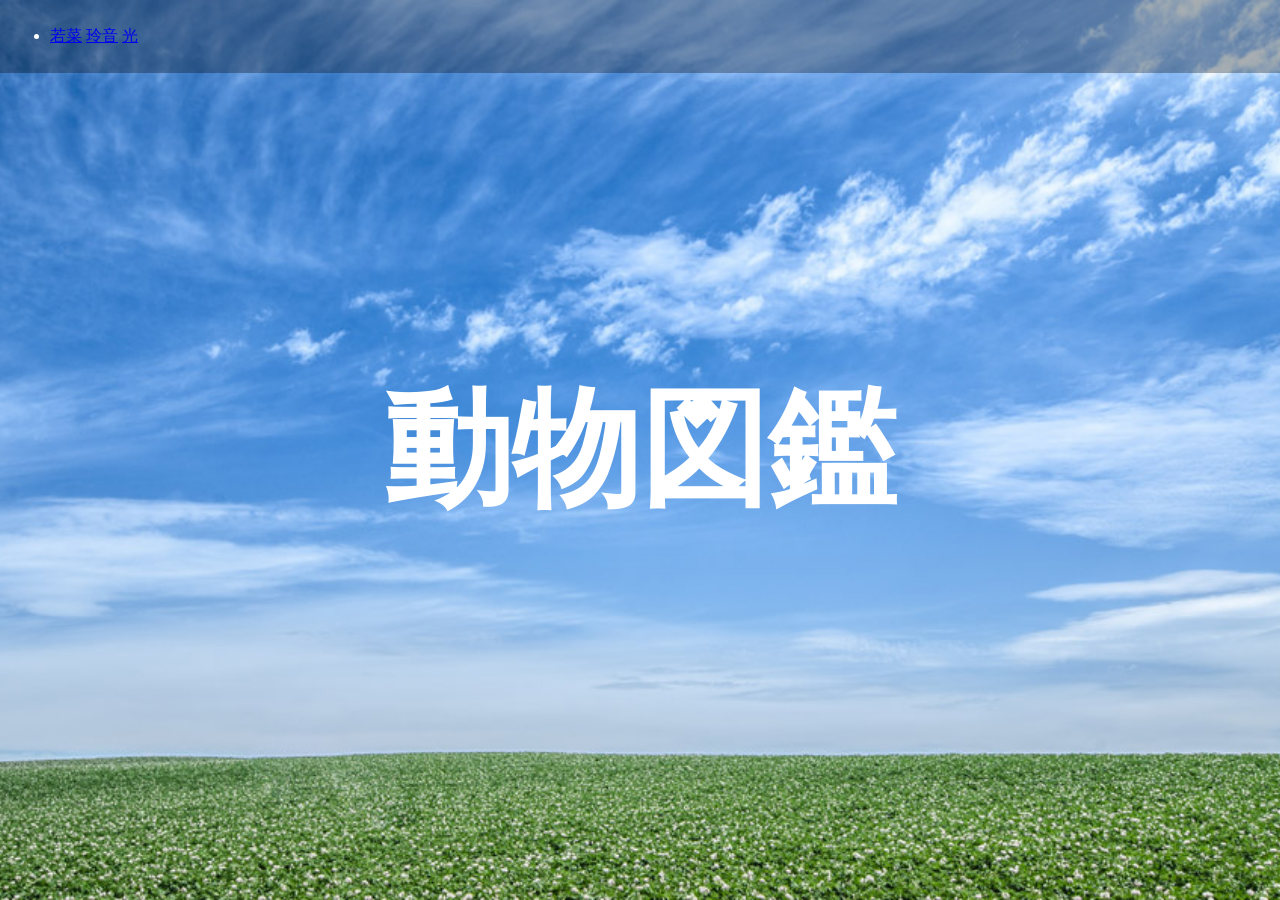
<file: index.html>
<!DOCTYPE html>
<html lang="ja">

<head>
    <meta charset="UTF-8">
    <meta name="viewport" content="width=device-width, initial-scale=1.0">
    <title>動物図鑑</title>
</head>

<body>
    <header>
        <nav>
            <ul>
                <li><a href="animal1.html">若菜</a>
                <a href="animal2.html">玲音</a>
                <a href="animal3.html">光</a></li>

            </ul>
        </nav>

    </header>
    <h1>動物図鑑</h1>
    <!-- <img src="img/sougen.jpg" alt="背景" class="bg"> -->
    <style>
        .bg {
            position: fixed;
            top: 0;
            left: 0;
            width: 100%;
            height: 100%;
            object-fit: cover;
        }

        header {
            position: fixed;
            /* 固定する */
            top: 0;
            left: 0;
            width: 100%;
            /* 横幅いっぱい */
            background: rgba(0, 0, 0, 0.3);
            /* 半透明の背景 */
            color: white;
            padding: 10px;
        }

        body {
            background-image: url("img/sougen.jpg");
            background-size: cover;
            background-position: center;
            margin: 0;
            height: 100vh;
            display: flex;
            flex-direction: column;
            justify-content: center;
            align-items: center;
        }


        h1 {
            text-align: center;
            color: white;
            font-size: 10vw;
            /* 画面幅の10% */
        }

        img {
            max-width: 400px;
            /* 画像の最大幅 */
            border: 5px solid white;
            /* 白い枠を付ける例 */
            margin-top: 20px;
        }
    </style>

    <footer>

    </footer>

</body>

</html>
</file>
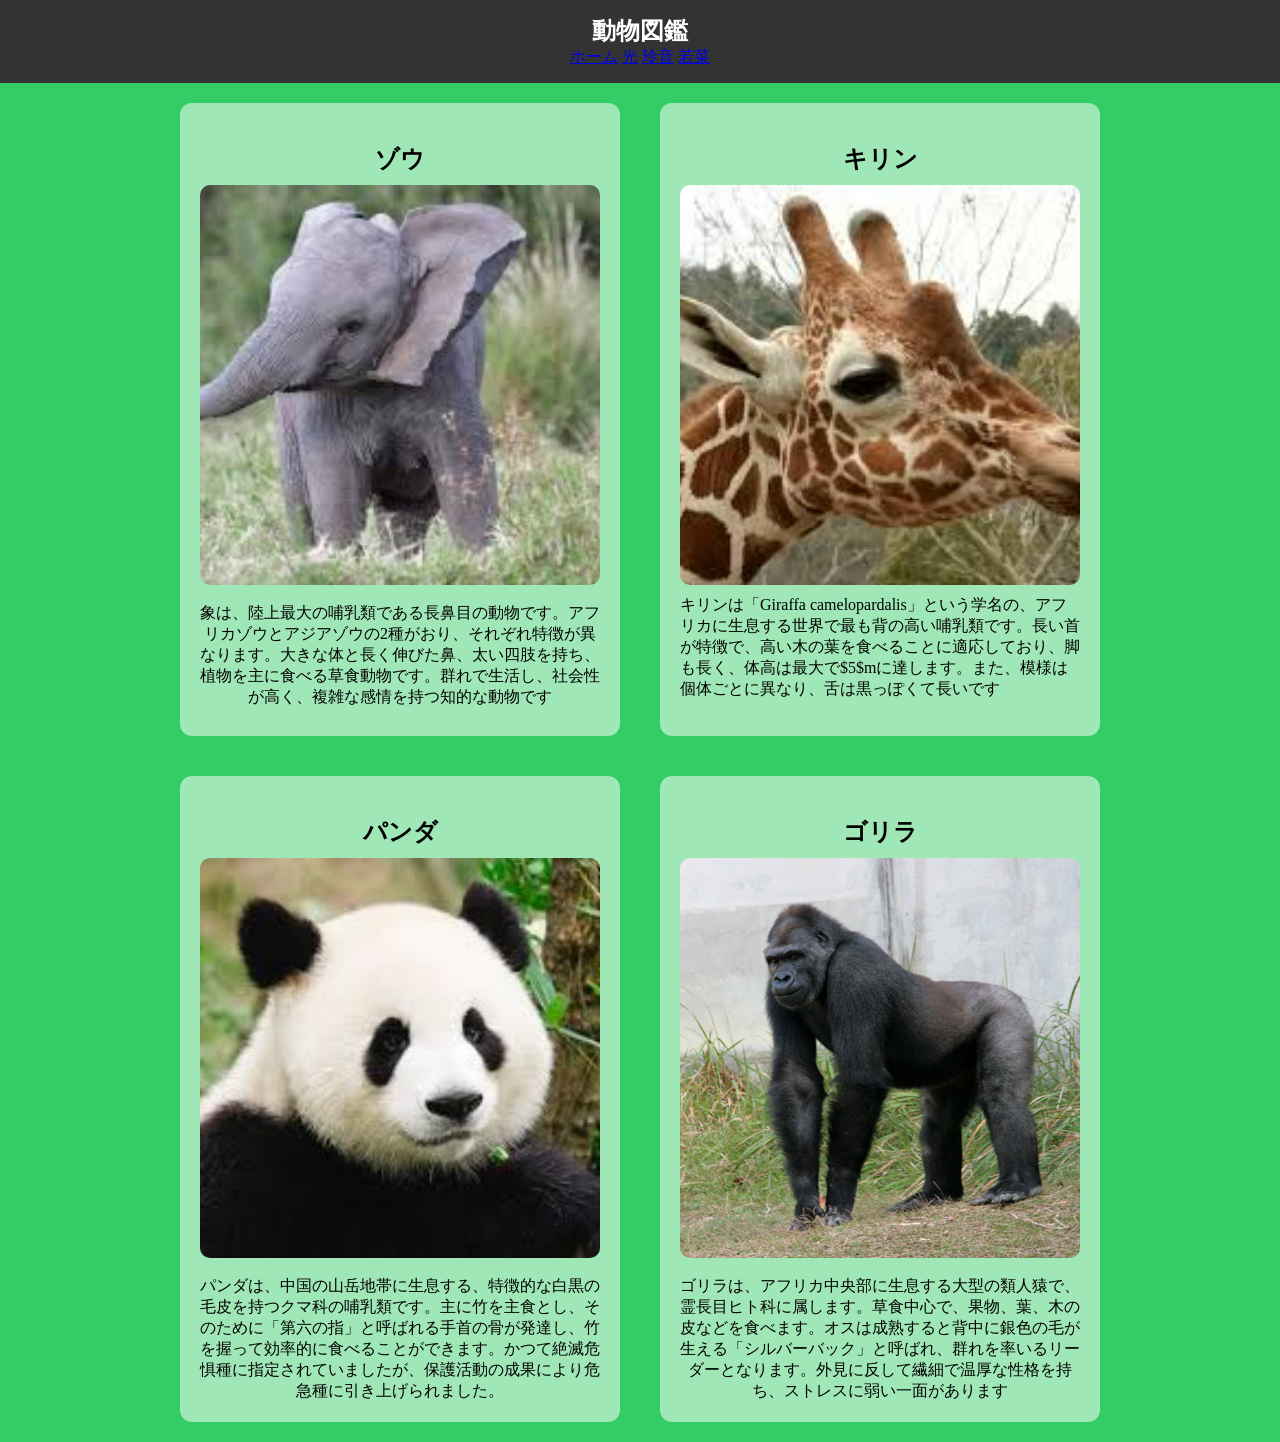
<file: animal1.html>
<!DOCTYPE html>
<html lang="en">

<head>
    <meta charset="UTF-8">
    <meta name="viewport" content="width=device-width, initial-scale=1.0">
    <link rel="stylesheet" href="style.css">
    <title>動物図鑑</title>
</head>

<body>
    <header class="site-header">
        <h1>動物図鑑</h1>
        <nav class="menu">
            <a href="index.html">ホーム</a>
            <a href="animal3.html">光</a>
            <a href="animal2.html">玲音</a>
            <a href="animal1.html">若菜</a>
        </nav>
    </header>
    <table>
        <tr>
            <td class="zukan">
                <div class="animal">
                    <h2 class="name">ゾウ</h2>
                    <img src="img/zou.jpg" alt="#">
                    <br>象は、陸上最大の哺乳類である長鼻目の動物です。アフリカゾウとアジアゾウの2種がおり、それぞれ特徴が異なります。大きな体と長く伸びた鼻、太い四肢を持ち、植物を主に食べる草食動物です。群れで生活し、社会性が高く、複雑な感情を持つ知的な動物です</br>
                </div>

                <div class="animal">
                    <h2 class="name">キリン</h2>
                    <img src="img/kirin.jpg" alt="#">
                    <p>キリンは「Giraffa camelopardalis」という学名の、アフリカに生息する世界で最も背の高い哺乳類です。長い首が特徴で、高い木の葉を食べることに適応しており、脚も長く、体高は最大で$5$mに達します。また、模様は個体ごとに異なり、舌は黒っぽくて長いです
                    </p>
                </div>
            </td>
        </tr>

        <tr>
            <td class="zukan">
                <div class="animal">
                    <h2 class="name">パンダ</h2>
                    <img src="img/panda.jpg" alt="#">
                    <br>パンダは、中国の山岳地帯に生息する、特徴的な白黒の毛皮を持つクマ科の哺乳類です。主に竹を主食とし、そのために「第六の指」と呼ばれる手首の骨が発達し、竹を握って効率的に食べることができます。かつて絶滅危惧種に指定されていましたが、保護活動の成果により危急種に引き上げられました。
                    </br>
                </div>

                <div class="animal">
                    <h2 class="name">ゴリラ</h2>
                    <img src="img/gorira.jpg" alt="#">
                    <br>ゴリラは、アフリカ中央部に生息する大型の類人猿で、霊長目ヒト科に属します。草食中心で、果物、葉、木の皮などを食べます。オスは成熟すると背中に銀色の毛が生える「シルバーバック」と呼ばれ、群れを率いるリーダーとなります。外見に反して繊細で温厚な性格を持ち、ストレスに弱い一面があります
                    </br>
                </div>
            </td>
        </tr>
    </table>


</body>

</html>
</file>
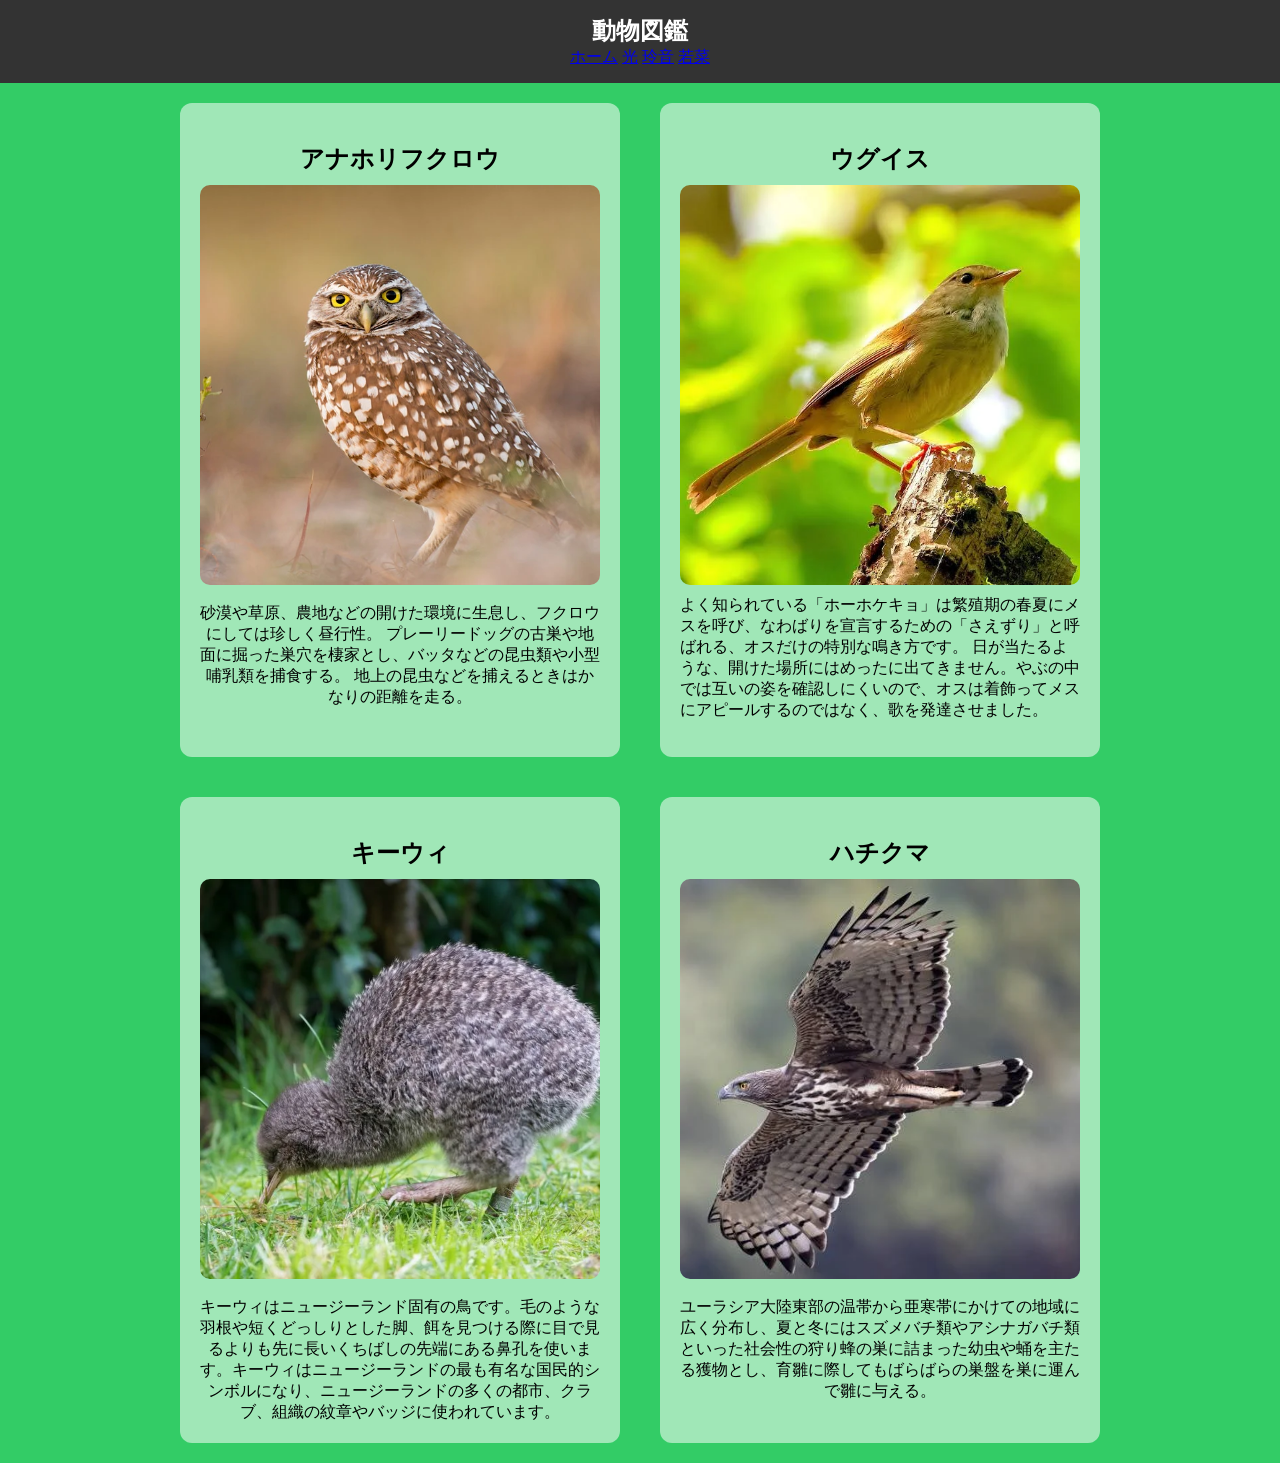
<file: animal2.html>
<!DOCTYPE html>
<html lang="en">

<head>
    <meta charset="UTF-8">
    <meta name="viewport" content="width=device-width, initial-scale=1.0">
    <link rel="stylesheet" href="style.css">
    <title>動物2</title>
</head>

<body>
    <header class="site-header">
        <h1>動物図鑑</h1>
        <nav class="menu">
            <a href="index.html">ホーム</a>
            <a href="animal3.html">光</a>
            <a href="animal2.html">玲音</a>
            <a href="animal1.html">若菜</a>
        </nav>
    </header>
    <table>
        <tr>
            <td class="zukan">
                <div class="animal">
                    <h2 class="name">アナホリフクロウ</h2>
                    <img src="img/アナホリフクロウ.webp" alt="#">
                    <br>砂漠や草原、農地などの開けた環境に生息し、フクロウにしては珍しく昼行性。
                        プレーリードッグの古巣や地面に掘った巣穴を棲家とし、バッタなどの昆虫類や小型哺乳類を捕食する。
                        地上の昆虫などを捕えるときはかなりの距離を走る。</br>
                </div>

                <div class="animal">
                    <h2 class="name">ウグイス</h2>
                    <img src="img/ウグイス.webp" alt="#">
                    <p>よく知られている「ホーホケキョ」は繁殖期の春夏にメスを呼び、なわばりを宣言するための「さえずり」と呼ばれる、オスだけの特別な鳴き方です。
                    日が当たるような、開けた場所にはめったに出てきません。やぶの中では互いの姿を確認しにくいので、オスは着飾ってメスにアピールするのではなく、歌を発達させました。
                    </p>
                </div>
            </td>
        </tr>

        <tr>
            <td class="zukan">
                <div class="animal">
                    <h2 class="name">キーウィ</h2>
                    <img src="img/キーウィ.webp" alt="#">
                    <br>キーウィはニュージーランド固有の鳥です。毛のような羽根や短くどっしりとした脚、餌を見つける際に目で見るよりも先に長いくちばしの先端にある鼻孔を使います。キーウィはニュージーランドの最も有名な国民的シンボルになり、ニュージーランドの多くの都市、クラブ、組織の紋章やバッジに使われています。
                    </br>
                </div>

                <div class="animal">
                    <h2 class="name">ハチクマ</h2>
                    <img src="img/ハチクマ.webp" alt="#">
                    <br>ユーラシア大陸東部の温帯から亜寒帯にかけての地域に広く分布し、夏と冬にはスズメバチ類やアシナガバチ類といった社会性の狩り蜂の巣に詰まった幼虫や蛹を主たる獲物とし、育雛に際してもばらばらの巣盤を巣に運んで雛に与える。
                    </br>
                </div>
            </td>
        </tr>
    </table>


</body>

</html>
</file>
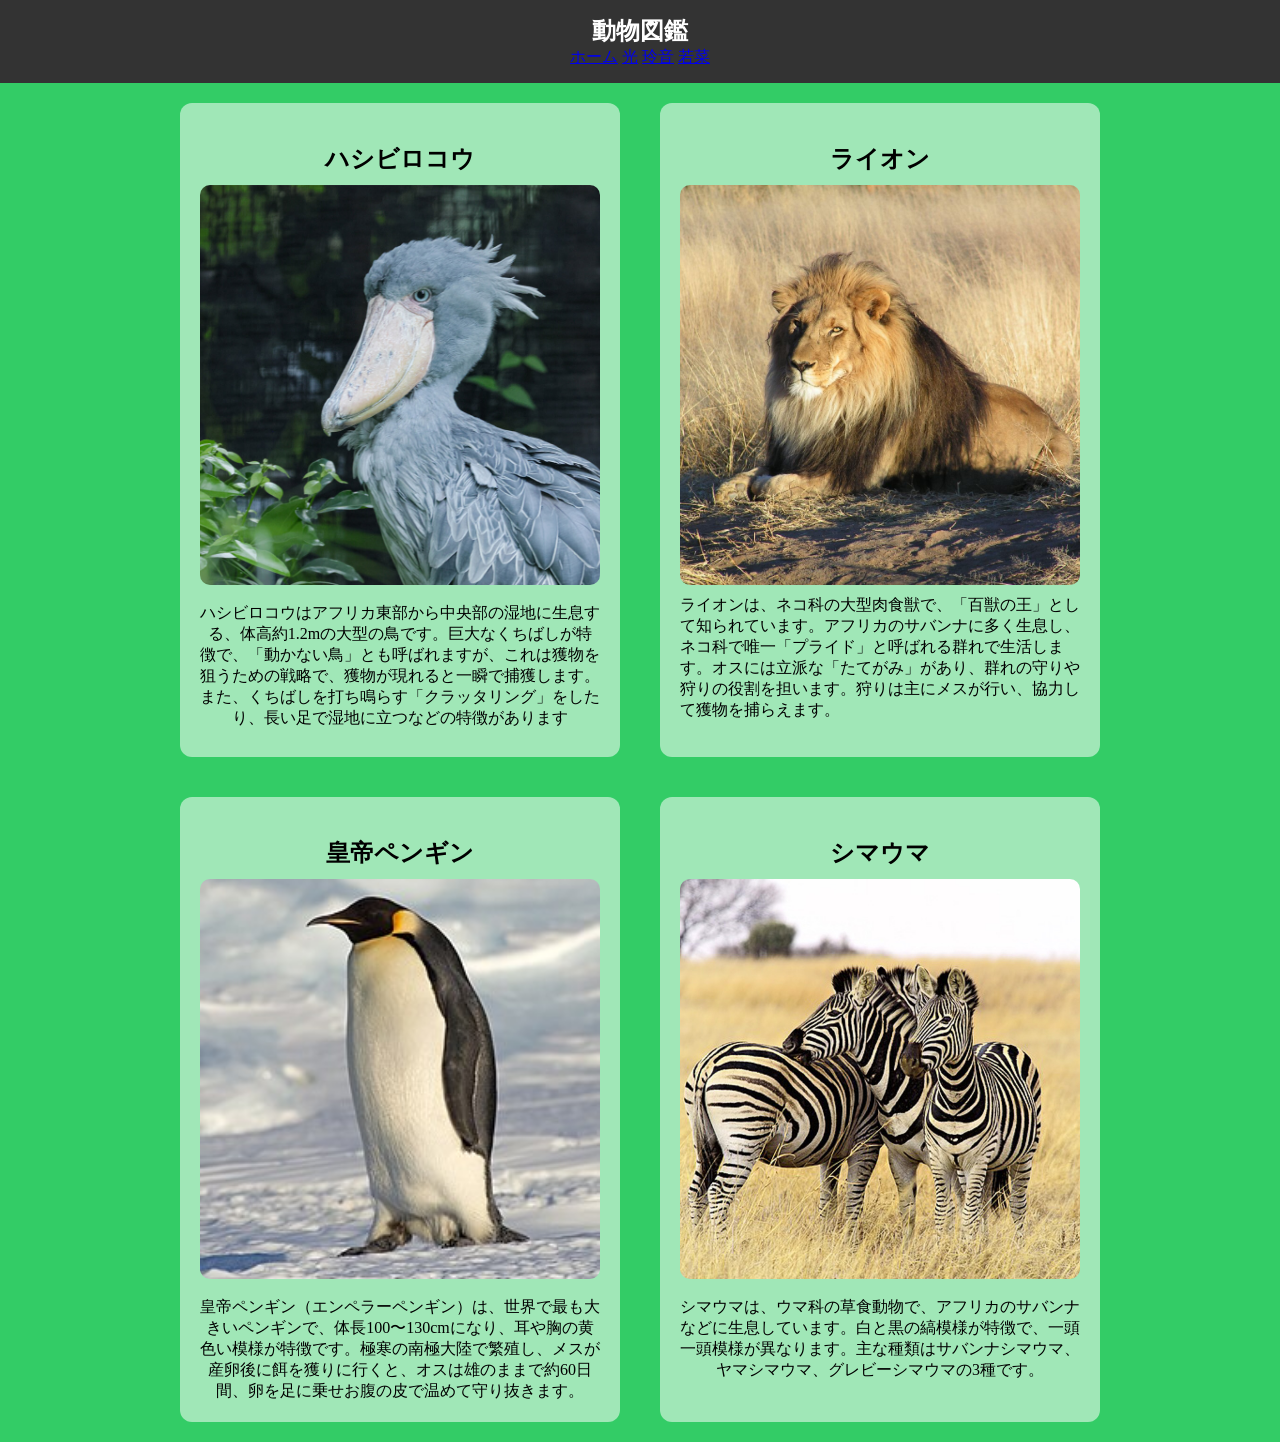
<file: animal3.html>
<!DOCTYPE html>
<html lang="en">

<head>
    <meta charset="UTF-8">
    <meta name="viewport" content="width=device-width, initial-scale=1.0">
    <link rel="stylesheet" href="style.css">
    <title>テンプレ</title>
</head>

<body>
    <header class="site-header">
        <h1>動物図鑑</h1>
        <nav class="menu">
            <a href="index.html">ホーム</a>
            <a href="animal3.html">光</a>
            <a href="animal2.html">玲音</a>
            <a href="animal1.html">若菜</a>
        </nav>
    </header>
    <table>
        <tr>
            <td class="zukan">
                <div class="animal">
                    <h2 class="name">ハシビロコウ</h2>
                    <img src="img/shoebill-1.jpg" alt="#">
                    <br>ハシビロコウはアフリカ東部から中央部の湿地に生息する、体高約1.2mの大型の鳥です。巨大なくちばしが特徴で、「動かない鳥」とも呼ばれますが、これは獲物を狙うための戦略で、獲物が現れると一瞬で捕獲します。また、くちばしを打ち鳴らす「クラッタリング」をしたり、長い足で湿地に立つなどの特徴があります</br>
                </div>

                <div class="animal">
                    <h2 class="name">ライオン</h2>
                    <img src="img/Lion_waiting_in_Namibia.jpg" alt="#">
                    <p>ライオンは、ネコ科の大型肉食獣で、「百獣の王」として知られています。アフリカのサバンナに多く生息し、ネコ科で唯一「プライド」と呼ばれる群れで生活します。オスには立派な「たてがみ」があり、群れの守りや狩りの役割を担います。狩りは主にメスが行い、協力して獲物を捕らえます。
                    </p>
                </div>
            </td>
        </tr>

        <tr>
            <td class="zukan">
                <div class="animal">
                    <h2 class="name">皇帝ペンギン</h2>
                    <img src="img/Emperor_Penguin_Manchot_empereur.jpg" alt="#">
                    <br>皇帝ペンギン（エンペラーペンギン）は、世界で最も大きいペンギンで、体長100〜130cmになり、耳や胸の黄色い模様が特徴です。極寒の南極大陸で繁殖し、メスが産卵後に餌を獲りに行くと、オスは雄のままで約60日間、卵を足に乗せお腹の皮で温めて守り抜きます。
                    </br>
                </div>

                <div class="animal">
                    <h2 class="name">シマウマ</h2>
                    <img src="img/animalZebra01.jpg" alt="#">
                    <br>シマウマは、ウマ科の草食動物で、アフリカのサバンナなどに生息しています。白と黒の縞模様が特徴で、一頭一頭模様が異なります。主な種類はサバンナシマウマ、ヤマシマウマ、グレビーシマウマの3種です。
                    </br>
                </div>
            </td>
        </tr>
    </table>
</body>

</html>
</file>
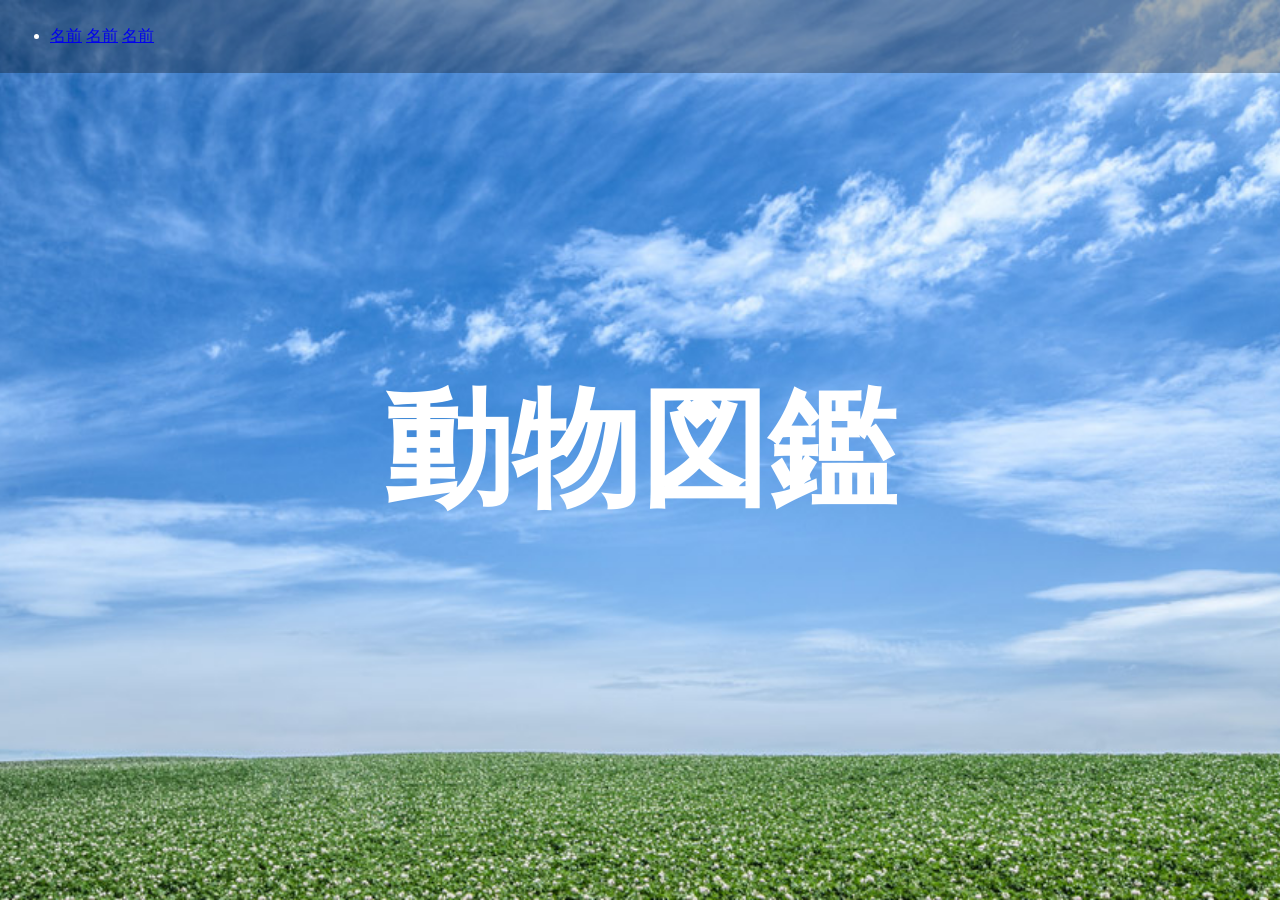
<file: toppage.html>
<!DOCTYPE html>
<html lang="ja">

<head>
    <meta charset="UTF-8">
    <meta name="viewport" content="width=device-width, initial-scale=1.0">
    <title>動物図鑑</title>
</head>

<body>
    <header>
        <nav>
            <ul>
                <li><a href="wa.html">名前</a>
                <a href="index2.html">名前</a>
                <a href="index2.html">名前</a></li>

            </ul>
        </nav>

    </header>
    <h1>動物図鑑</h1>
    <!-- <img src="img/sougen.jpg" alt="背景" class="bg"> -->
    <style>
        .bg {
            position: fixed;
            top: 0;
            left: 0;
            width: 100%;
            height: 100%;
            object-fit: cover;
        }

        header {
            position: fixed;
            /* 固定する */
            top: 0;
            left: 0;
            width: 100%;
            /* 横幅いっぱい */
            background: rgba(0, 0, 0, 0.3);
            /* 半透明の背景 */
            color: white;
            padding: 10px;
        }

        body {
            background-image: url("img/sougen.jpg");
            background-size: cover;
            background-position: center;
            margin: 0;
            height: 100vh;
            display: flex;
            flex-direction: column;
            justify-content: center;
            align-items: center;
        }


        h1 {
            text-align: center;
            color: white;
            font-size: 10vw;
            /* 画面幅の10% */
        }

        img {
            max-width: 400px;
            /* 画像の最大幅 */
            border: 5px solid white;
            /* 白い枠を付ける例 */
            margin-top: 20px;
        }
    </style>

    <footer>

    </footer>

</body>

</html>
</file>
<file: style.css>
body {
    background-color: #33cc66;
    margin: 0;
    padding: 0;
}

table {
    margin: 0 auto;
    border-collapse: collapse;
}

.zukan {
    display: flex;
    justify-content: center;
    flex-wrap: wrap;   
    gap: 40px;         
    padding: 20px 0;
    text-align: center;
}

.animal {
    display: flex;
    flex-direction: column;
    align-items: center;
    width: 400px;       
    background: #ffffff88;  
    padding: 20px;
    border-radius: 12px;
}


.name {
    margin-bottom: 10px;
}

.animal img {
    width: 400px;
    height: 400px;
    object-fit: cover;
    border-radius: 10px;
}

.animal p {
    text-align: left;
    margin-top: 10px;
    width: 100%;        
}
.site-header {
    background-color: #333;
    color: white;
    padding: 15px 20px;
    text-align: center; 
}

.site-header h1 {
    margin: 0;
    font-size: 24px;
}
</file>
